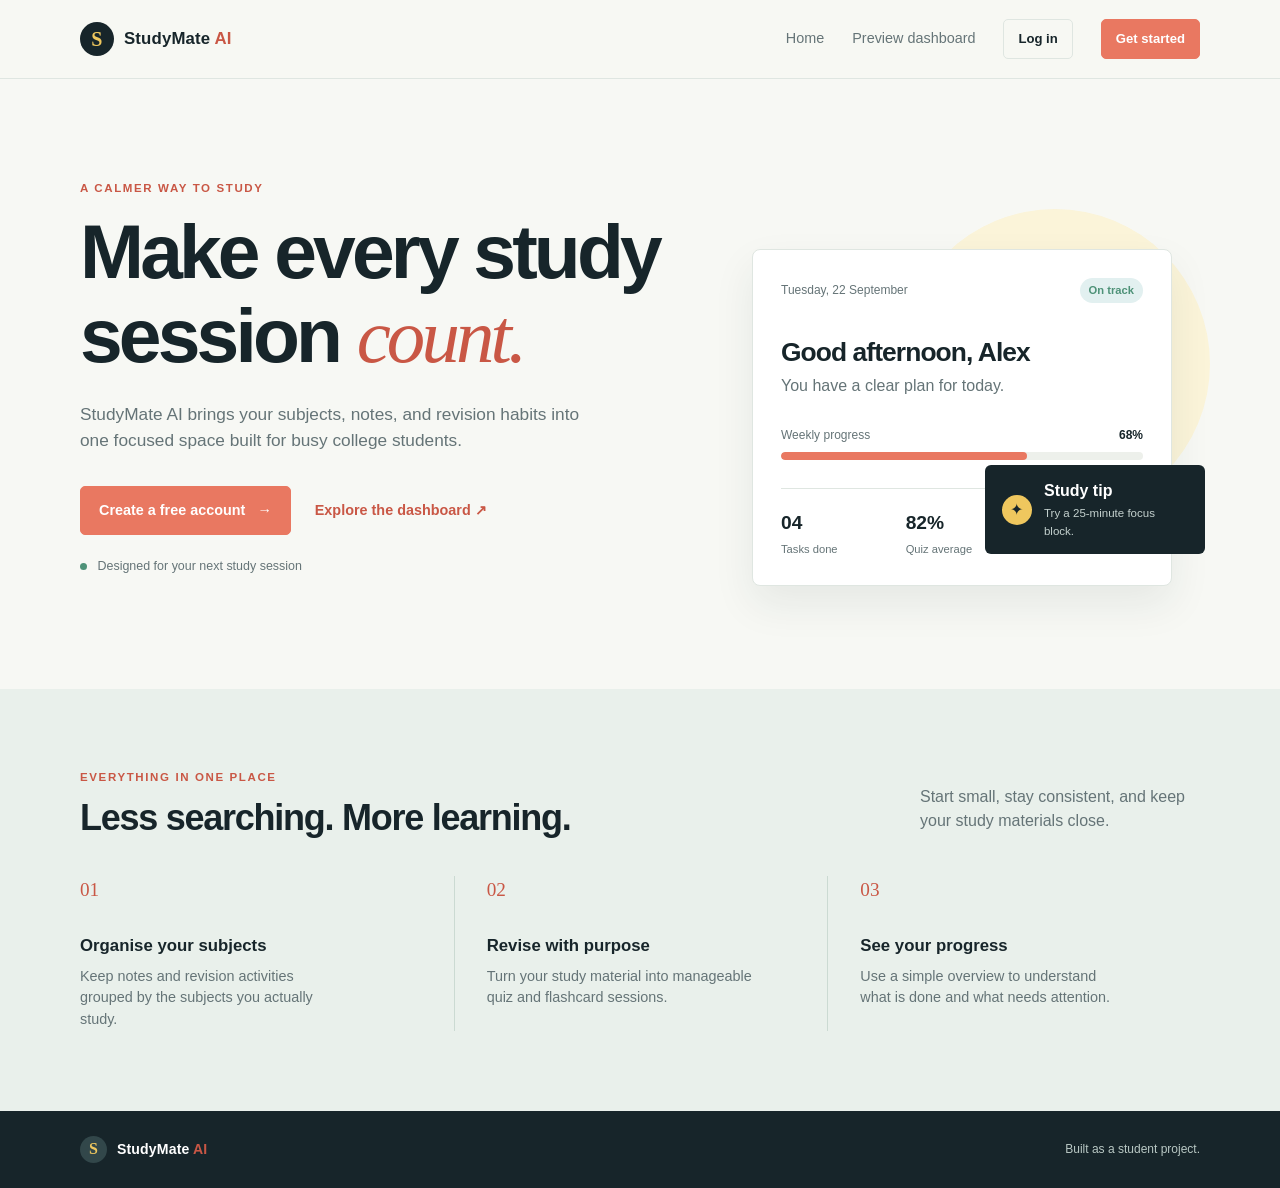
<file: frontend/index.html>
<!DOCTYPE html>
<html lang="en">
<head>
  <meta charset="UTF-8">
  <meta name="viewport" content="width=device-width, initial-scale=1.0">
  <meta name="description" content="StudyMate AI is a focused study space for college students.">
  <title>StudyMate AI | Study with more clarity</title>
  <link rel="stylesheet" href="css/styles.css">
  <script src="js/app.js" defer></script>
</head>
<body>
  <header class="site-header">
    <nav class="nav container" aria-label="Main navigation">
      <a class="brand" href="index.html" aria-label="StudyMate AI home"><span class="brand-mark">S</span><span>StudyMate <strong>AI</strong></span></a>
      <button class="menu-toggle" type="button" aria-expanded="false" aria-controls="main-menu"><span class="sr-only">Open navigation menu</span>☰</button>
      <div class="nav-links" id="main-menu">
        <a href="index.html" aria-current="page">Home</a>
        <a href="dashboard.html">Preview dashboard</a>
        <a class="button button-small button-outline" href="login.html">Log in</a>
        <a class="button button-small" href="register.html">Get started</a>
      </div>
    </nav>
  </header>

  <main>
    <section class="hero container">
      <div class="hero-copy">
        <p class="eyebrow">A calmer way to study</p>
        <h1>Make every study session <em>count.</em></h1>
        <p class="hero-text">StudyMate AI brings your subjects, notes, and revision habits into one focused space built for busy college students.</p>
        <div class="hero-actions">
          <a class="button" href="register.html">Create a free account <span aria-hidden="true">→</span></a>
          <a class="text-link" href="dashboard.html">Explore the dashboard <span aria-hidden="true">↗</span></a>
        </div>
        <p class="microcopy"><span class="status-dot"></span> Designed for your next study session</p>
      </div>
      <div class="hero-visual" aria-label="Study progress preview">
        <div class="study-card main-preview">
          <div class="card-topline"><span>Tuesday, 22 September</span><span class="pill pill-green">On track</span></div>
          <h2>Good afternoon, Alex</h2>
          <p class="muted">You have a clear plan for today.</p>
          <div class="progress-label"><span>Weekly progress</span><strong>68%</strong></div>
          <div class="progress-bar"><span style="width: 68%"></span></div>
          <div class="preview-stats"><div><strong>04</strong><span>Tasks done</span></div><div><strong>82%</strong><span>Quiz average</span></div><div><strong>12</strong><span>Cards reviewed</span></div></div>
        </div>
        <div class="floating-note"><span class="note-icon">✦</span><div><strong>Study tip</strong><p>Try a 25-minute focus block.</p></div></div>
      </div>
    </section>

    <section class="feature-band">
      <div class="container">
        <div class="section-heading"><div><p class="eyebrow">Everything in one place</p><h2>Less searching. More learning.</h2></div><p>Start small, stay consistent, and keep your study materials close.</p></div>
        <div class="feature-grid">
          <article class="feature-item"><span class="feature-number">01</span><h3>Organise your subjects</h3><p>Keep notes and revision activities grouped by the subjects you actually study.</p></article>
          <article class="feature-item"><span class="feature-number">02</span><h3>Revise with purpose</h3><p>Turn your study material into manageable quiz and flashcard sessions.</p></article>
          <article class="feature-item"><span class="feature-number">03</span><h3>See your progress</h3><p>Use a simple overview to understand what is done and what needs attention.</p></article>
        </div>
      </div>
    </section>
  </main>

  <footer class="site-footer"><div class="container footer-inner"><span class="brand footer-brand"><span class="brand-mark">S</span><span>StudyMate <strong>AI</strong></span></span><span>Built as a student project.</span></div></footer>
</body>
</html>
</file>
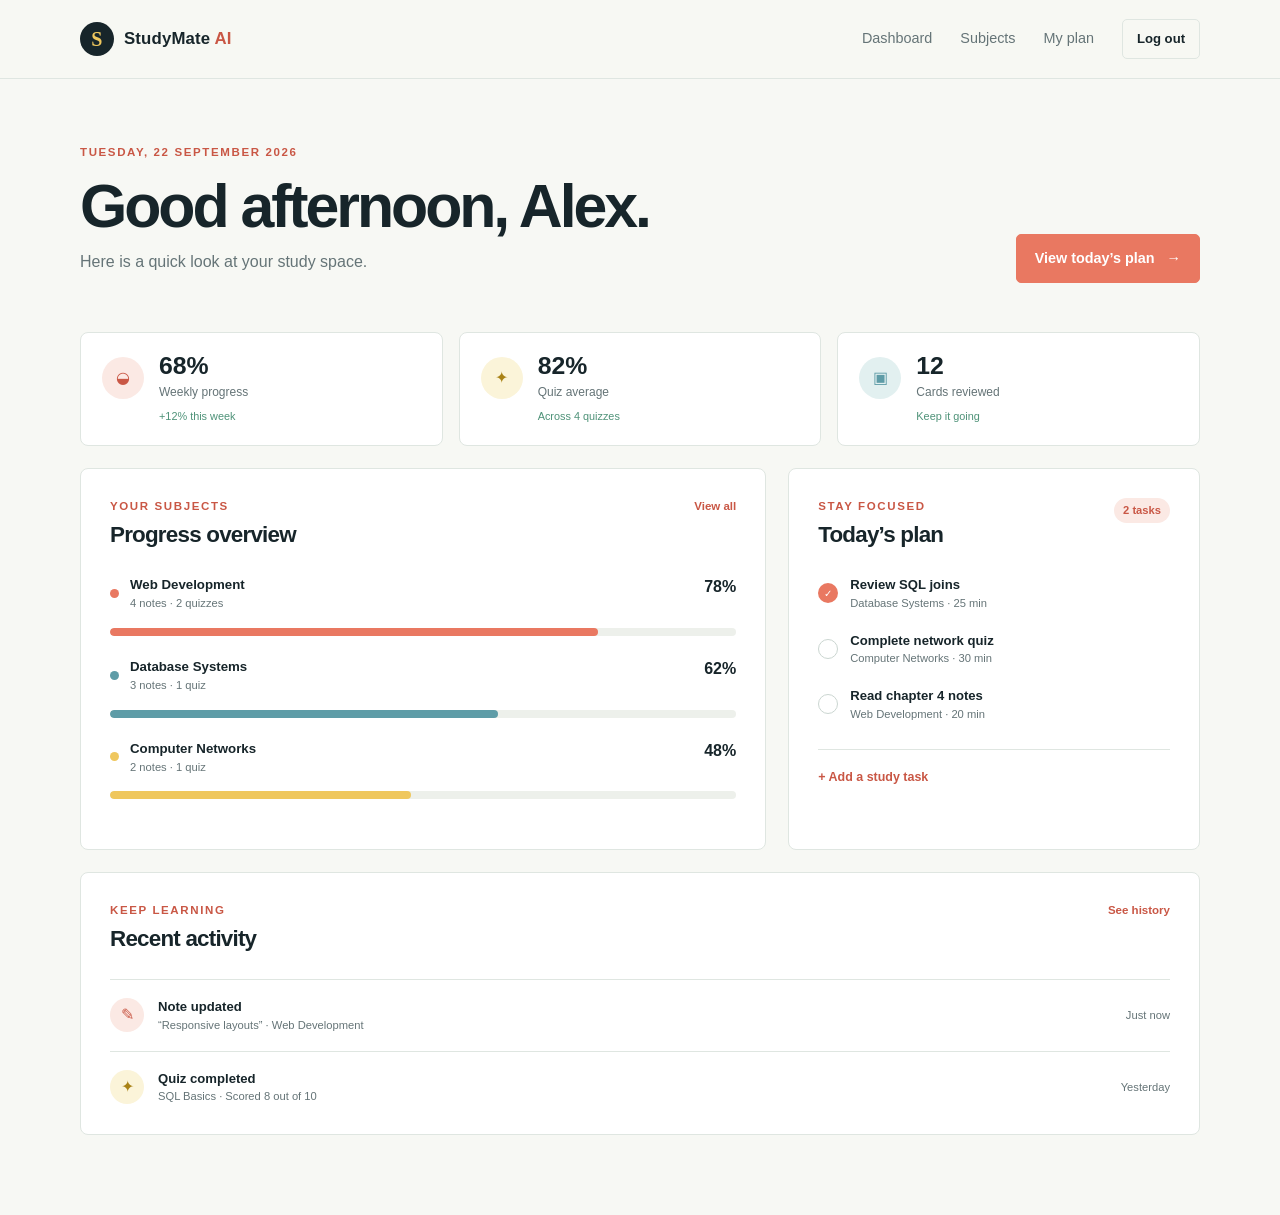
<file: frontend/dashboard.html>
<!DOCTYPE html>
<html lang="en">
<head>
  <meta charset="UTF-8">
  <meta name="viewport" content="width=device-width, initial-scale=1.0">
  <meta name="description" content="A preview of the StudyMate AI student dashboard.">
  <title>Dashboard preview | StudyMate AI</title>
  <link rel="stylesheet" href="css/styles.css">
  <script src="js/app.js" defer></script>
</head>
<body class="dashboard-page">
  <header class="site-header"><nav class="nav container" aria-label="Main navigation"><a class="brand" href="index.html" aria-label="StudyMate AI home"><span class="brand-mark">S</span><span>StudyMate <strong>AI</strong></span></a><button class="menu-toggle" type="button" aria-expanded="false" aria-controls="dashboard-menu"><span class="sr-only">Open navigation menu</span>☰</button><div class="nav-links" id="dashboard-menu"><a href="dashboard.html" aria-current="page">Dashboard</a><a href="#subjects">Subjects</a><a href="#tasks">My plan</a><a class="button button-small button-outline" href="login.html">Log out</a></div></nav></header>
  <main class="dashboard-main container">
    <section class="dashboard-welcome"><div><p class="eyebrow">Tuesday, 22 September 2026</p><h1>Good afternoon, Alex.</h1><p class="muted">Here is a quick look at your study space.</p></div><a class="button" href="#tasks">View today’s plan <span aria-hidden="true">→</span></a></section>
    <section class="stat-grid" aria-label="Study summary"><article class="stat-card"><span class="stat-icon icon-coral">◒</span><div><strong>68%</strong><span>Weekly progress</span></div><small>+12% this week</small></article><article class="stat-card"><span class="stat-icon icon-yellow">✦</span><div><strong>82%</strong><span>Quiz average</span></div><small>Across 4 quizzes</small></article><article class="stat-card"><span class="stat-icon icon-blue">▣</span><div><strong>12</strong><span>Cards reviewed</span></div><small>Keep it going</small></article></section>
    <div class="dashboard-grid">
      <section class="dashboard-panel progress-panel" aria-labelledby="progress-title"><div class="panel-heading"><div><p class="eyebrow">Your subjects</p><h2 id="progress-title">Progress overview</h2></div><a href="#subjects" class="small-link">View all</a></div><div class="subject-progress"><div class="subject-row"><div class="subject-name"><span class="subject-dot dot-coral"></span><span><strong>Web Development</strong><small>4 notes · 2 quizzes</small></span></div><strong>78%</strong><div class="progress-bar"><span style="width: 78%"></span></div></div><div class="subject-row"><div class="subject-name"><span class="subject-dot dot-blue"></span><span><strong>Database Systems</strong><small>3 notes · 1 quiz</small></span></div><strong>62%</strong><div class="progress-bar blue-bar"><span style="width: 62%"></span></div></div><div class="subject-row"><div class="subject-name"><span class="subject-dot dot-yellow"></span><span><strong>Computer Networks</strong><small>2 notes · 1 quiz</small></span></div><strong>48%</strong><div class="progress-bar yellow-bar"><span style="width: 48%"></span></div></div></div></section>
      <section class="dashboard-panel tasks-panel" id="tasks" aria-labelledby="tasks-title"><div class="panel-heading"><div><p class="eyebrow">Stay focused</p><h2 id="tasks-title">Today’s plan</h2></div><span class="pill pill-light">2 tasks</span></div><ul class="task-list"><li><span class="task-check" aria-hidden="true">✓</span><span><strong>Review SQL joins</strong><small>Database Systems · 25 min</small></span></li><li><span class="task-check task-check-empty" aria-hidden="true"></span><span><strong>Complete network quiz</strong><small>Computer Networks · 30 min</small></span></li><li><span class="task-check task-check-empty" aria-hidden="true"></span><span><strong>Read chapter 4 notes</strong><small>Web Development · 20 min</small></span></li></ul><a href="#" class="add-task">+ Add a study task</a></section>
    </div>
    <section class="dashboard-panel recent-panel" id="subjects" aria-labelledby="recent-title"><div class="panel-heading"><div><p class="eyebrow">Keep learning</p><h2 id="recent-title">Recent activity</h2></div><a href="#" class="small-link">See history</a></div><div class="activity-list"><div class="activity-item"><span class="activity-icon icon-coral">✎</span><span><strong>Note updated</strong><small>“Responsive layouts” · Web Development</small></span><time datetime="2026-09-22">Just now</time></div><div class="activity-item"><span class="activity-icon icon-yellow">✦</span><span><strong>Quiz completed</strong><small>SQL Basics · Scored 8 out of 10</small></span><time datetime="2026-09-21">Yesterday</time></div></div></section>
  </main>
</body>
</html>
</file>
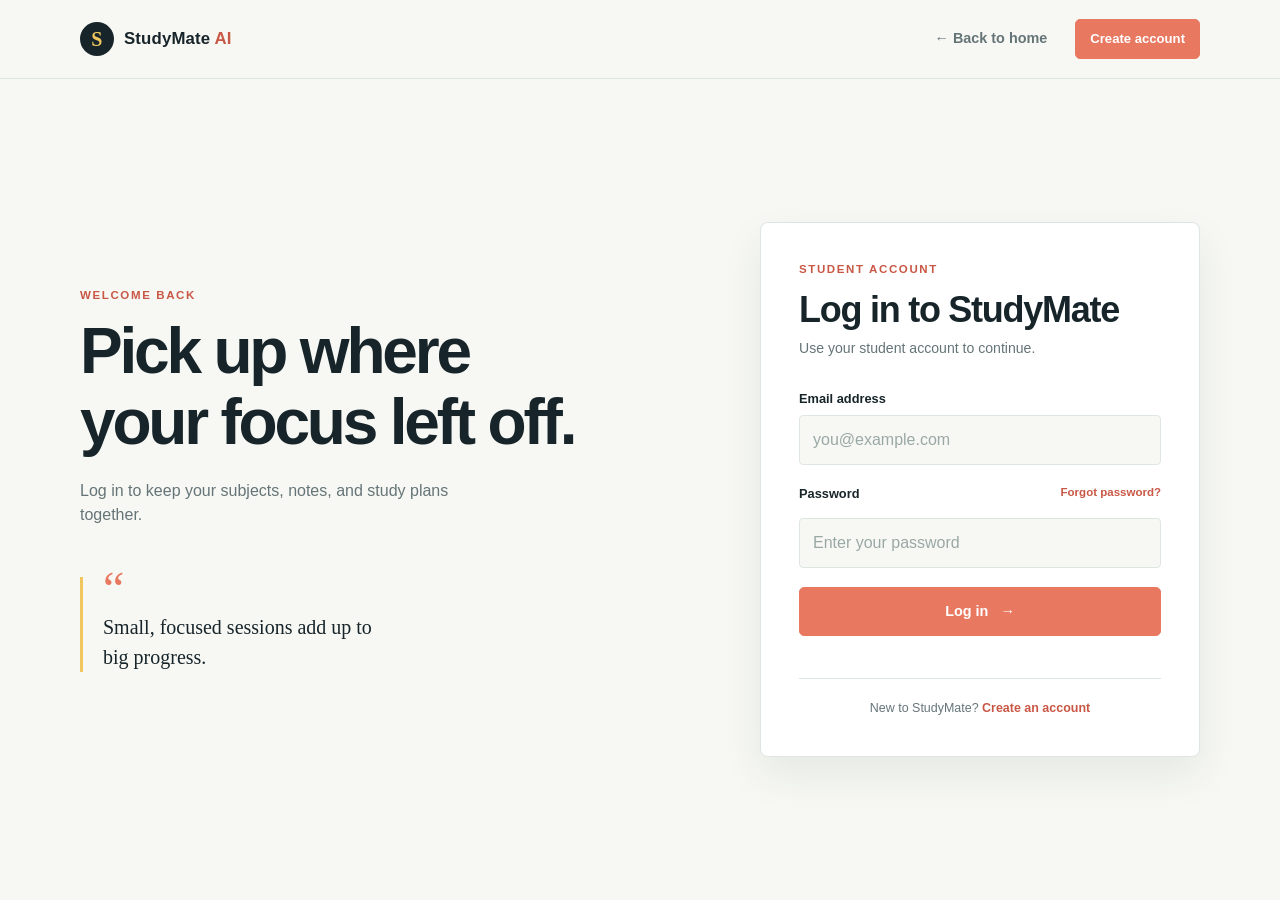
<file: frontend/login.html>
<!DOCTYPE html>
<html lang="en">
<head>
  <meta charset="UTF-8">
  <meta name="viewport" content="width=device-width, initial-scale=1.0">
  <meta name="description" content="Log in to your StudyMate AI account.">
  <title>Log in | StudyMate AI</title>
  <link rel="stylesheet" href="css/styles.css">
  <script src="js/app.js" defer></script>
</head>
<body class="account-page">
  <header class="site-header"><nav class="nav container" aria-label="Main navigation"><a class="brand" href="index.html" aria-label="StudyMate AI home"><span class="brand-mark">S</span><span>StudyMate <strong>AI</strong></span></a><div class="nav-links nav-links-static"><a class="text-link" href="index.html">← Back to home</a><a class="button button-small" href="register.html">Create account</a></div></nav></header>
  <main class="account-layout container">
    <section class="account-intro"><p class="eyebrow">Welcome back</p><h1>Pick up where your focus left off.</h1><p>Log in to keep your subjects, notes, and study plans together.</p><div class="quote-block"><span aria-hidden="true">“</span><p>Small, focused sessions add up to big progress.</p></div></section>
    <section class="form-card" aria-labelledby="login-title"><p class="eyebrow">Student account</p><h2 id="login-title">Log in to StudyMate</h2><p class="form-intro">Use your student account to continue.</p><form data-demo-form="login"><div class="form-field"><label for="email">Email address</label><input id="email" name="email" type="email" autocomplete="email" placeholder="you@example.com" required></div><div class="form-field"><div class="label-row"><label for="password">Password</label><a href="#" class="small-link">Forgot password?</a></div><input id="password" name="password" type="password" autocomplete="current-password" placeholder="Enter your password" required></div><button class="button button-full" type="submit">Log in <span aria-hidden="true">→</span></button><p class="form-message" role="status" aria-live="polite"></p></form><p class="form-switch">New to StudyMate? <a href="register.html">Create an account</a></p></section>
  </main>
</body>
</html>
</file>
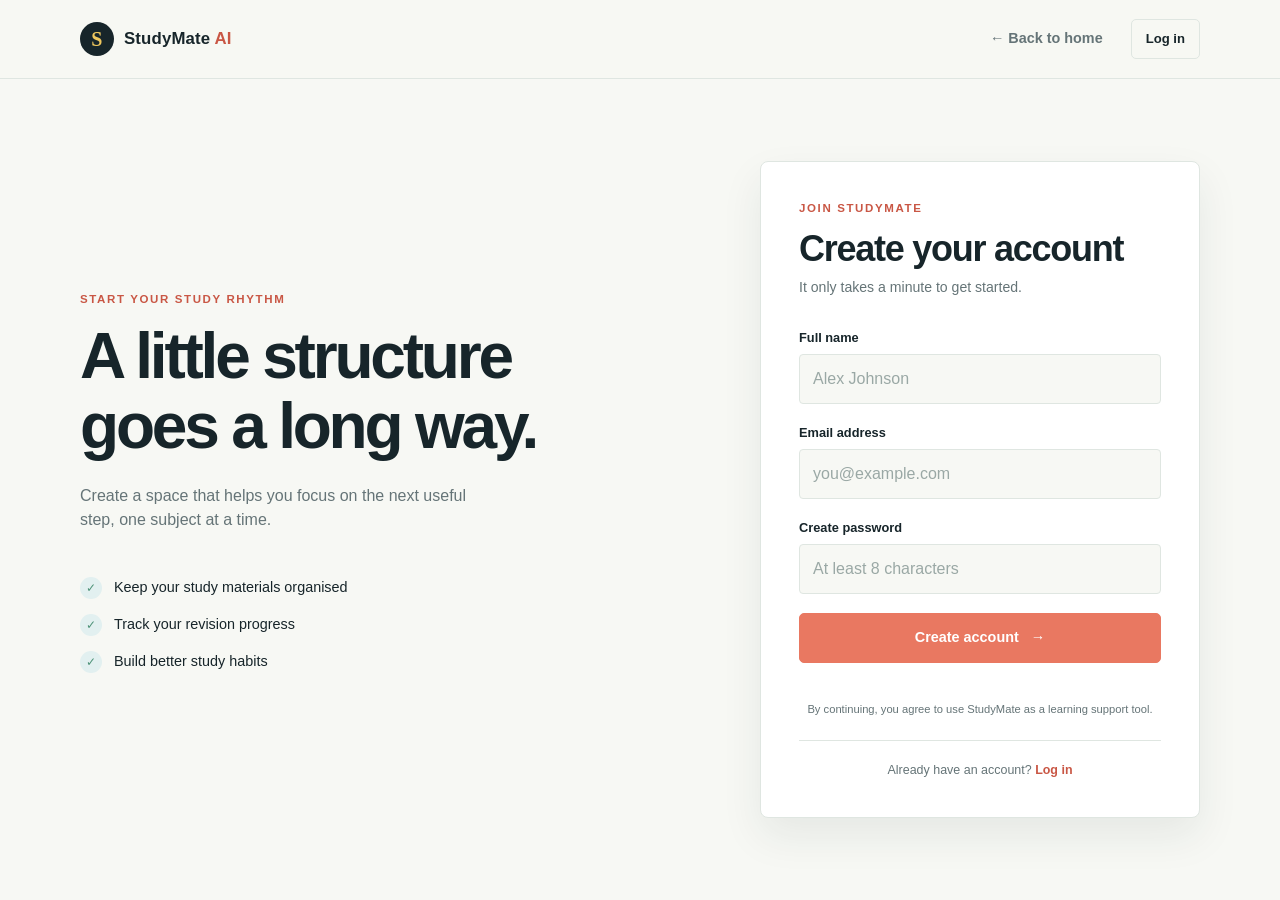
<file: frontend/register.html>
<!DOCTYPE html>
<html lang="en">
<head>
  <meta charset="UTF-8">
  <meta name="viewport" content="width=device-width, initial-scale=1.0">
  <meta name="description" content="Create a StudyMate AI student account.">
  <title>Create account | StudyMate AI</title>
  <link rel="stylesheet" href="css/styles.css">
  <script src="js/app.js" defer></script>
</head>
<body class="account-page">
  <header class="site-header"><nav class="nav container" aria-label="Main navigation"><a class="brand" href="index.html" aria-label="StudyMate AI home"><span class="brand-mark">S</span><span>StudyMate <strong>AI</strong></span></a><div class="nav-links nav-links-static"><a class="text-link" href="index.html">← Back to home</a><a class="button button-small button-outline" href="login.html">Log in</a></div></nav></header>
  <main class="account-layout container">
    <section class="account-intro"><p class="eyebrow">Start your study rhythm</p><h1>A little structure goes a long way.</h1><p>Create a space that helps you focus on the next useful step, one subject at a time.</p><ul class="check-list"><li><span>✓</span> Keep your study materials organised</li><li><span>✓</span> Track your revision progress</li><li><span>✓</span> Build better study habits</li></ul></section>
    <section class="form-card" aria-labelledby="register-title"><p class="eyebrow">Join StudyMate</p><h2 id="register-title">Create your account</h2><p class="form-intro">It only takes a minute to get started.</p><form data-demo-form="register"><div class="form-field"><label for="full-name">Full name</label><input id="full-name" name="fullName" type="text" autocomplete="name" placeholder="Alex Johnson" required></div><div class="form-field"><label for="email">Email address</label><input id="email" name="email" type="email" autocomplete="email" placeholder="you@example.com" required></div><div class="form-field"><label for="password">Create password</label><input id="password" name="password" type="password" autocomplete="new-password" placeholder="At least 8 characters" minlength="8" required></div><button class="button button-full" type="submit">Create account <span aria-hidden="true">→</span></button><p class="form-message" role="status" aria-live="polite"></p></form><p class="terms-note">By continuing, you agree to use StudyMate as a learning support tool.</p><p class="form-switch">Already have an account? <a href="login.html">Log in</a></p></section>
  </main>
</body>
</html>
</file>
<file: frontend/css/styles.css>
:root {
  --ink: #17252a;
  --muted: #657477;
  --paper: #f7f8f4;
  --white: #ffffff;
  --line: #dfe6e1;
  --coral: #e97861;
  --coral-dark: #c95745;
  --coral-soft: #fbe9e4;
  --blue: #5e9ca7;
  --blue-soft: #e2f0f0;
  --yellow: #efc75e;
  --yellow-soft: #fbf4d9;
  --green: #4e9278;
  --shadow: 0 18px 42px rgba(29, 52, 52, 0.08);
  --radius: 8px;
  --serif: Georgia, 'Times New Roman', serif;
  --sans: 'Trebuchet MS', 'Segoe UI', sans-serif;
}

* { box-sizing: border-box; }
html { scroll-behavior: smooth; }
body { margin: 0; background: var(--paper); color: var(--ink); font-family: var(--sans); line-height: 1.5; }
a { color: inherit; text-decoration: none; }
button, input { font: inherit; }
button, a { -webkit-tap-highlight-color: transparent; }
.container { width: min(1120px, calc(100% - 48px)); margin: 0 auto; }
.sr-only { position: absolute; width: 1px; height: 1px; padding: 0; margin: -1px; overflow: hidden; clip: rect(0, 0, 0, 0); white-space: nowrap; border: 0; }

.site-header { background: rgba(247, 248, 244, .95); border-bottom: 1px solid var(--line); position: relative; z-index: 5; }
.nav { align-items: center; display: flex; justify-content: space-between; min-height: 78px; }
.brand { align-items: center; display: inline-flex; font-size: 1.05rem; font-weight: 700; gap: 10px; letter-spacing: .01em; }
.brand strong { color: var(--coral-dark); font-weight: 700; }
.brand-mark { align-items: center; background: var(--ink); border-radius: 50%; color: var(--yellow); display: inline-flex; font-family: var(--serif); font-size: 1.25rem; height: 34px; justify-content: center; width: 34px; }
.nav-links { align-items: center; display: flex; gap: 28px; }
.nav-links > a:not(.button) { color: var(--muted); font-size: .9rem; }
.nav-links > a:not(.button):hover, .small-link:hover, .text-link:hover { color: var(--coral-dark); }
.menu-toggle { background: transparent; border: 0; color: var(--ink); cursor: pointer; display: none; font-size: 1.5rem; padding: 8px; }
.button { align-items: center; background: var(--coral); border: 1px solid var(--coral); border-radius: 5px; color: var(--white); cursor: pointer; display: inline-flex; font-size: .9rem; font-weight: 700; gap: 12px; justify-content: center; padding: 13px 18px; transition: background .2s ease, transform .2s ease; }
.button:hover { background: var(--coral-dark); transform: translateY(-2px); }
.button-small { font-size: .82rem; padding: 9px 14px; }
.button-outline { background: transparent; border-color: var(--line); color: var(--ink); }
.button-outline:hover { background: var(--white); border-color: var(--ink); color: var(--ink); }
.button-full { width: 100%; }
.text-link, .small-link { color: var(--coral-dark); font-size: .9rem; font-weight: 700; }
.eyebrow { color: var(--coral-dark); font-size: .72rem; font-weight: 700; letter-spacing: .14em; margin: 0 0 12px; text-transform: uppercase; }
h1, h2, h3, p { margin-top: 0; }
h1, h2 { line-height: 1.1; }
h1 { font-size: clamp(2.7rem, 6vw, 5.25rem); letter-spacing: -.05em; margin-bottom: 22px; max-width: 680px; }
h1 em { color: var(--coral-dark); font-family: var(--serif); font-weight: 400; }
h2 { font-size: clamp(1.6rem, 3vw, 2.25rem); letter-spacing: -.035em; }
h3 { font-size: 1.05rem; margin-bottom: 8px; }
.muted { color: var(--muted); }

.hero { align-items: center; display: grid; gap: 64px; grid-template-columns: minmax(0, 1fr) minmax(360px, .82fr); min-height: 610px; padding-bottom: 72px; padding-top: 72px; }
.hero-text { color: var(--muted); font-size: 1.08rem; max-width: 500px; }
.hero-actions { align-items: center; display: flex; flex-wrap: wrap; gap: 24px; margin: 32px 0 22px; }
.microcopy { color: var(--muted); font-size: .78rem; }
.status-dot { background: var(--green); border-radius: 50%; display: inline-block; height: 7px; margin-right: 7px; width: 7px; }
.hero-visual { min-height: 360px; position: relative; }
.hero-visual::before { background: var(--yellow-soft); border-radius: 50%; content: ''; height: 310px; position: absolute; right: -10px; top: 5px; width: 310px; }
.study-card { background: var(--white); border: 1px solid var(--line); border-radius: var(--radius); box-shadow: var(--shadow); }
.main-preview { padding: 28px; position: absolute; right: 28px; top: 45px; width: min(100%, 420px); z-index: 1; }
.card-topline, .progress-label { align-items: center; color: var(--muted); display: flex; font-size: .75rem; justify-content: space-between; }
.main-preview h2 { font-size: 1.65rem; margin: 35px 0 7px; }
.pill { border-radius: 20px; display: inline-block; font-size: .7rem; font-weight: 700; padding: 4px 9px; }
.pill-green { background: var(--blue-soft); color: var(--green); }
.pill-light { background: var(--coral-soft); color: var(--coral-dark); }
.progress-label { margin-top: 28px; }
.progress-label strong { color: var(--ink); }
.progress-bar { background: #edf0eb; border-radius: 10px; height: 8px; margin-top: 8px; overflow: hidden; width: 100%; }
.progress-bar span { background: var(--coral); border-radius: inherit; display: block; height: 100%; }
.preview-stats { border-top: 1px solid var(--line); display: grid; gap: 12px; grid-template-columns: repeat(3, 1fr); margin-top: 28px; padding-top: 20px; }
.preview-stats div { display: flex; flex-direction: column; gap: 3px; }
.preview-stats strong { font-size: 1.2rem; }
.preview-stats span, .subject-name small, .task-list small, .activity-item small { color: var(--muted); font-size: .7rem; }
.floating-note { align-items: center; background: var(--ink); border-radius: 6px; bottom: 10px; color: var(--white); display: flex; gap: 12px; padding: 14px 17px; position: absolute; right: -5px; width: 220px; z-index: 2; }
.floating-note p { color: #c4d1ce; font-size: .72rem; margin: 2px 0 0; }
.note-icon { align-items: center; background: var(--yellow); border-radius: 50%; color: var(--ink); display: flex; height: 30px; justify-content: center; width: 30px; }
.feature-band { background: #e9f0eb; padding: 80px 0; }
.section-heading { align-items: end; display: flex; justify-content: space-between; margin-bottom: 38px; }
.section-heading h2 { margin-bottom: 0; }
.section-heading > p { color: var(--muted); margin-bottom: 5px; max-width: 280px; }
.feature-grid { display: grid; gap: 1px; grid-template-columns: repeat(3, 1fr); }
.feature-item { border-left: 1px solid #cbdad2; padding: 0 32px; }
.feature-item:first-child { padding-left: 0; border-left: 0; }
.feature-number { color: var(--coral-dark); display: block; font-family: var(--serif); font-size: 1.2rem; margin-bottom: 28px; }
.feature-item p { color: var(--muted); font-size: .9rem; margin-bottom: 0; max-width: 270px; }
.site-footer { background: var(--ink); color: #b9c8c4; padding: 25px 0; }
.footer-inner { align-items: center; display: flex; font-size: .75rem; justify-content: space-between; }
.footer-brand { color: var(--white); font-size: .88rem; }
.footer-brand .brand-mark { background: #32474a; font-size: 1rem; height: 27px; width: 27px; }

.account-page { min-height: 100vh; }
.account-layout { align-items: center; display: grid; gap: 100px; grid-template-columns: 1fr minmax(360px, 440px); min-height: calc(100vh - 79px); padding-bottom: 60px; padding-top: 60px; }
.account-intro h1 { font-size: clamp(2.5rem, 5vw, 4.3rem); max-width: 520px; }
.account-intro > p:not(.eyebrow) { color: var(--muted); max-width: 390px; }
.quote-block { border-left: 3px solid var(--yellow); margin-top: 50px; padding-left: 20px; }
.quote-block span { color: var(--coral); font-family: var(--serif); font-size: 3rem; line-height: .5; }
.quote-block p { font-family: var(--serif); font-size: 1.25rem; max-width: 290px; }
.check-list { list-style: none; margin: 45px 0 0; padding: 0; }
.check-list li { align-items: center; display: flex; font-size: .9rem; gap: 12px; margin: 15px 0; }
.check-list span { align-items: center; background: var(--blue-soft); border-radius: 50%; color: var(--green); display: inline-flex; font-size: .75rem; height: 22px; justify-content: center; width: 22px; }
.form-card { background: var(--white); border: 1px solid var(--line); border-radius: var(--radius); box-shadow: var(--shadow); padding: 38px; }
.form-card h2 { margin-bottom: 8px; }
.form-intro { color: var(--muted); font-size: .88rem; margin-bottom: 30px; }
.form-field { margin-bottom: 19px; }
.form-field label, .label-row { display: flex; font-size: .8rem; font-weight: 700; justify-content: space-between; margin-bottom: 7px; }
input { background: var(--paper); border: 1px solid var(--line); border-radius: 4px; color: var(--ink); outline: none; padding: 12px 13px; width: 100%; }
input:focus { border-color: var(--blue); box-shadow: 0 0 0 3px var(--blue-soft); }
input::placeholder { color: #9aa8a5; }
.small-link { font-size: .72rem; }
.form-message { color: var(--green); font-size: .78rem; min-height: 20px; text-align: center; }
.form-switch, .terms-note { color: var(--muted); font-size: .78rem; text-align: center; }
.form-switch { border-top: 1px solid var(--line); margin: 22px 0 0; padding-top: 20px; }
.form-switch a { color: var(--coral-dark); font-weight: 700; }
.terms-note { font-size: .7rem; margin: 18px 0 0; }

.dashboard-main { padding-bottom: 80px; padding-top: 65px; }
.dashboard-welcome { align-items: end; display: flex; justify-content: space-between; margin-bottom: 42px; }
.dashboard-welcome h1 { font-size: clamp(2.3rem, 5vw, 3.8rem); margin-bottom: 10px; }
.dashboard-welcome .button { margin-bottom: 7px; }
.stat-grid { display: grid; gap: 16px; grid-template-columns: repeat(3, 1fr); margin-bottom: 22px; }
.stat-card { align-items: center; background: var(--white); border: 1px solid var(--line); border-radius: var(--radius); display: grid; gap: 15px; grid-template-columns: auto 1fr; padding: 21px; }
.stat-icon, .activity-icon { align-items: center; border-radius: 50%; display: inline-flex; height: 42px; justify-content: center; width: 42px; }
.icon-coral { background: var(--coral-soft); color: var(--coral-dark); }
.icon-blue { background: var(--blue-soft); color: var(--blue); }
.icon-yellow { background: var(--yellow-soft); color: #a98216; }
.stat-card div { display: flex; flex-direction: column; }
.stat-card strong { font-size: 1.55rem; line-height: 1; }
.stat-card span:not(.stat-icon) { color: var(--muted); font-size: .75rem; margin-top: 4px; }
.stat-card small { color: var(--green); font-size: .68rem; grid-column: 2; margin-top: -8px; }
.dashboard-grid { display: grid; gap: 22px; grid-template-columns: 1.25fr .75fr; margin-bottom: 22px; }
.dashboard-panel { background: var(--white); border: 1px solid var(--line); border-radius: var(--radius); padding: 29px; }
.panel-heading { align-items: start; display: flex; justify-content: space-between; margin-bottom: 28px; }
.panel-heading h2 { font-size: 1.4rem; margin: 0; }
.panel-heading .eyebrow { margin-bottom: 7px; }
.subject-row { display: grid; gap: 8px 15px; grid-template-columns: 1fr 40px; margin: 21px 0; }
.subject-row > strong { text-align: right; }
.subject-row .progress-bar { grid-column: 1 / -1; }
.subject-name { align-items: center; display: flex; gap: 11px; }
.subject-name span:last-child { display: flex; flex-direction: column; }
.subject-name strong { font-size: .83rem; }
.subject-dot { border-radius: 50%; height: 9px; width: 9px; }
.dot-coral { background: var(--coral); }.dot-blue { background: var(--blue); }.dot-yellow { background: var(--yellow); }
.blue-bar span { background: var(--blue); }.yellow-bar span { background: var(--yellow); }
.task-list, .activity-list { list-style: none; margin: 0; padding: 0; }
.task-list li { align-items: center; display: flex; gap: 12px; margin: 19px 0; }
.task-list li > span:last-child, .activity-item > span:nth-child(2) { display: flex; flex-direction: column; }
.task-list strong, .activity-item strong { font-size: .82rem; }
.task-check { align-items: center; background: var(--coral); border-radius: 50%; color: var(--white); display: inline-flex; font-size: .65rem; height: 20px; justify-content: center; width: 20px; }
.task-check-empty { background: transparent; border: 1px solid #cbd6d1; }
.add-task { border-top: 1px solid var(--line); color: var(--coral-dark); display: block; font-size: .78rem; font-weight: 700; margin-top: 26px; padding-top: 18px; }
.activity-item { align-items: center; border-top: 1px solid var(--line); display: grid; gap: 14px; grid-template-columns: auto 1fr auto; padding: 17px 0 0; }
.activity-item + .activity-item { margin-top: 17px; }
.activity-item time { color: var(--muted); font-size: .7rem; }
.activity-icon { height: 34px; width: 34px; }

@media (max-width: 800px) {
  .container { width: min(100% - 32px, 600px); }
  .menu-toggle { display: block; }
  .nav-links { align-items: stretch; background: var(--white); border: 1px solid var(--line); box-shadow: var(--shadow); display: none; flex-direction: column; gap: 0; padding: 8px; position: absolute; right: 16px; top: 67px; width: 210px; }
  .nav-links.is-open { display: flex; }
  .nav-links > a { padding: 11px 12px; }
  .nav-links .button { margin: 3px 0; }
  .nav-links-static { background: transparent; border: 0; box-shadow: none; display: flex; flex-direction: row; padding: 0; position: static; width: auto; }
  .nav-links-static .text-link { display: none; }
  .hero { gap: 25px; grid-template-columns: 1fr; padding-bottom: 55px; padding-top: 55px; }
  .hero-visual { min-height: 350px; }
  .section-heading { align-items: start; flex-direction: column; gap: 14px; }
  .feature-grid { gap: 28px; grid-template-columns: 1fr; }
  .feature-item, .feature-item:first-child { border-left: 0; border-top: 1px solid #cbdad2; padding: 25px 0 0; }
  .feature-item:first-child { border-top: 0; padding-top: 0; }
  .account-layout { gap: 42px; grid-template-columns: 1fr; padding-bottom: 50px; padding-top: 48px; }
  .account-intro h1 { font-size: 3rem; }
  .quote-block { margin-top: 30px; }
  .stat-grid, .dashboard-grid { grid-template-columns: 1fr; }
  .dashboard-welcome { align-items: start; flex-direction: column; gap: 20px; }
}

@media (max-width: 480px) {
  .container { width: min(100% - 28px, 600px); }
  .nav { min-height: 68px; }
  .brand { font-size: .92rem; }
  .hero h1 { font-size: 3rem; }
  .hero-actions { align-items: stretch; flex-direction: column; gap: 15px; }
  .hero-actions .button { justify-content: center; }
  .main-preview { padding: 20px; right: 0; }
  .hero-visual::before { height: 260px; right: 0; width: 260px; }
  .floating-note { bottom: 0; right: -4px; }
  .form-card, .dashboard-panel { padding: 23px; }
  .footer-inner { align-items: start; flex-direction: column; gap: 12px; }
  .activity-item time { display: none; }
}
</file>
